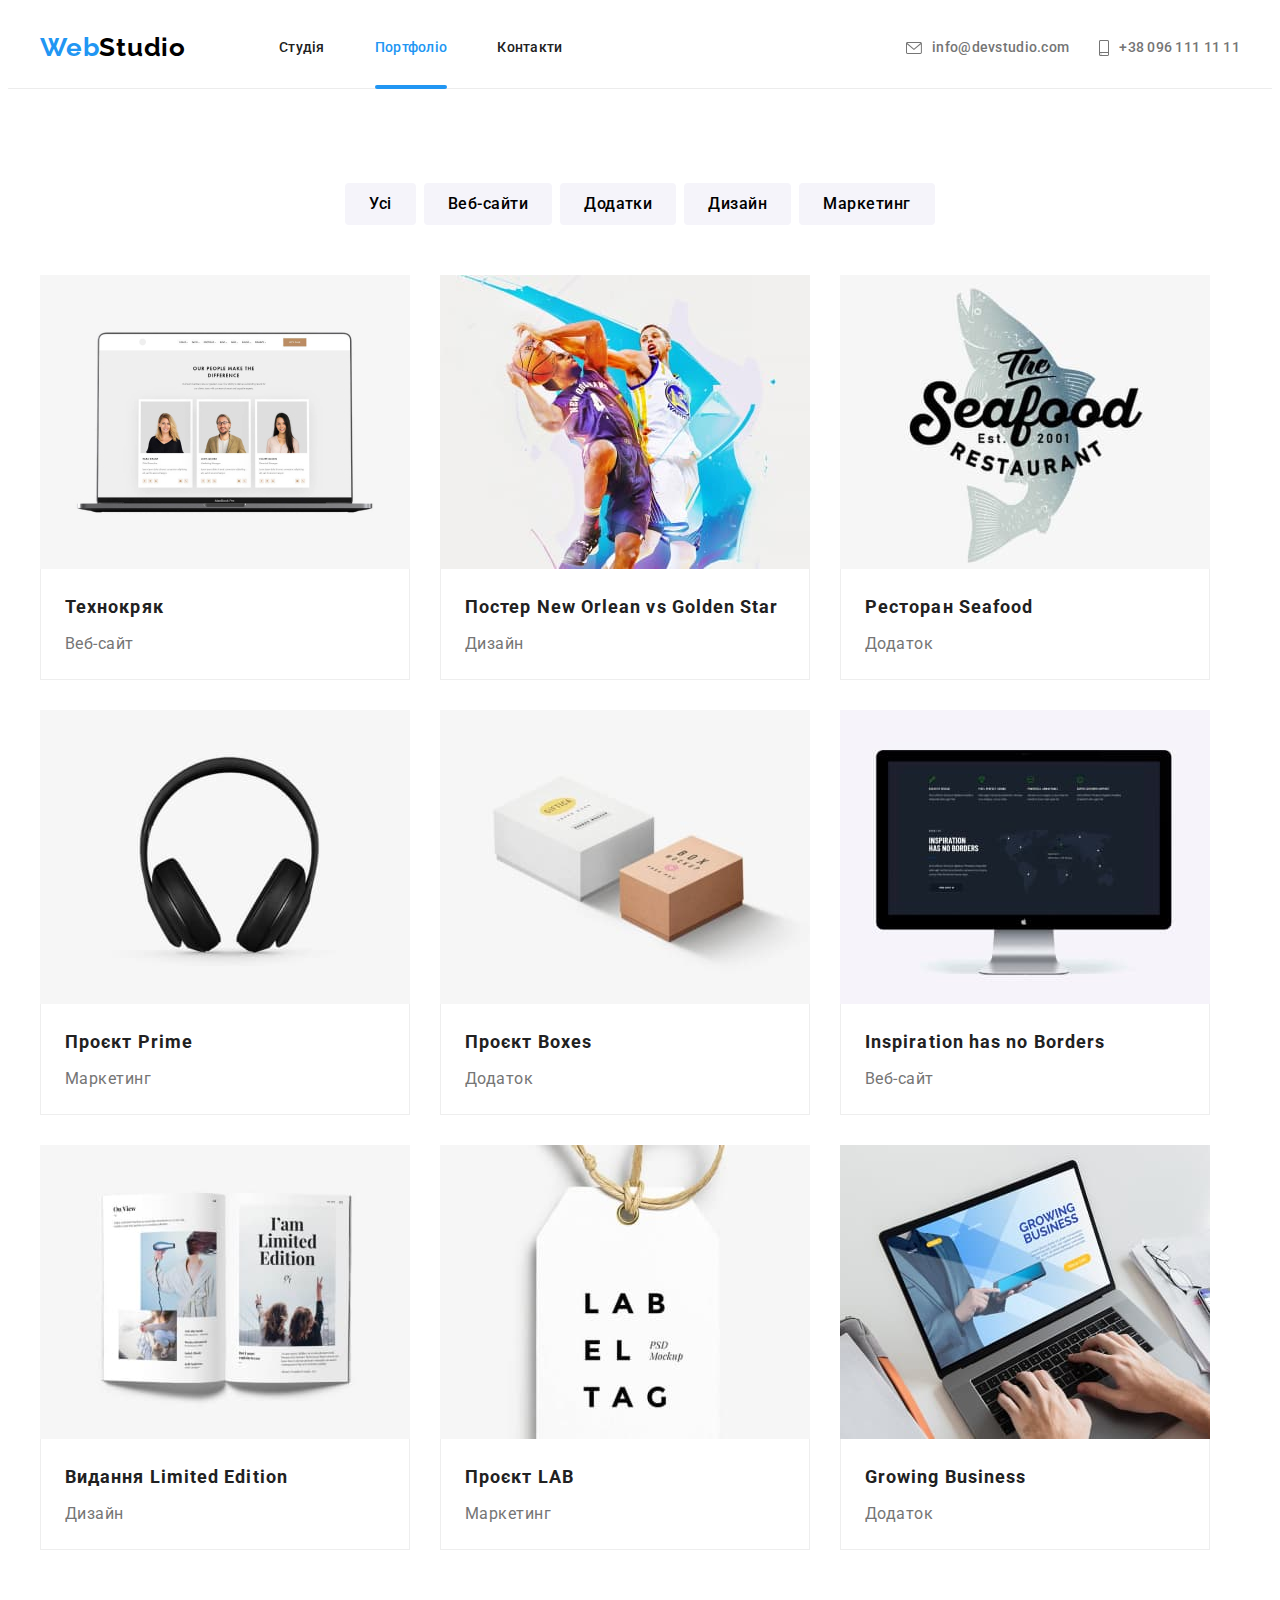
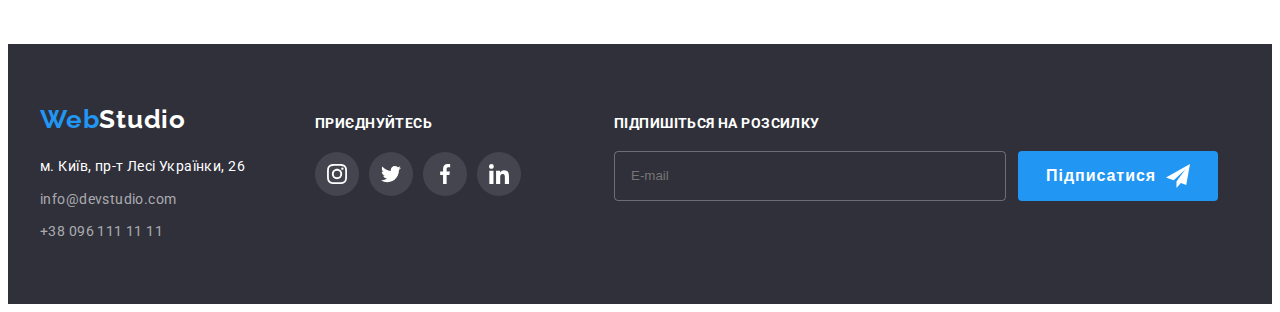
<file: portfolio.html>
<!DOCTYPE html>
<html lang="uk">

<head>
    <meta charset="UTF-8">
    <meta http-equiv="X-UA-Compatible" content="IE=edge">
    <meta name="viewport" content="width=device-width, initial-scale=1.0">
    <title>WebStudio</title>
    <link rel="preconnect" href="https://fonts.googleapis.com">
    <link rel="preconnect" href="https://fonts.gstatic.com" crossorigin>
    <link
        href="https://fonts.googleapis.com/css2?family=Raleway:wght@700&family=Roboto:wght@400;500;700;900&display=swap"
        rel="stylesheet">
    <link rel="stylesheet" href="https://cdnjs.cloudflare.com/ajax/libs/modern-normalize/1.1.0/modern-normalize.min.css"
        integrity="sha512-wpPYUAdjBVSE4KJnH1VR1HeZfpl1ub8YT/NKx4PuQ5NmX2tKuGu6U/JRp5y+Y8XG2tV+wKQpNHVUX03MfMFn9Q=="
        crossorigin="anonymous" referrerpolicy="no-referrer" />
    <link rel="stylesheet" href="./css/main.min.css">
</head>

<body>
    <!-- Navigation_bar -->
    <header class="header">
        <div class="header__container">
            <nav class="main-nav">
                <a class="main-nav__logo" href="/">Web<span class="main-nav__logo--black">Studio</span></a>
                <ul class="main-nav__list">
                    <li><a class="main-nav__link" href="./index.html">Студія</a></li>
                    <li><a class="main-nav__link--current" href="./portfolio.html">Портфоліо</a></li>
                    <li><a class="main-nav__link" href="/">Контакти</a></li>
                </ul>
            </nav>
            <ul class="contacts-list">
                <li>
                    <a class="contacts-list__link" href="mailto:info@devstudio.com">
                        <svg class="contacts-list__icon" width="16" height="12">
                            <use href="./images/icons.svg#envelope"></use>
                        </svg>
                        info@devstudio.com
                    </a>
                </li>
                <li>
                    <a class="contacts-list__link" href="tel:+380961111111">
                        <svg class="contacts-list__icon" width="10" height="16">
                            <use href="./images/icons.svg#smartphone"></use>
                        </svg>
                        +38 096 111 11 11
                    </a>
                </li>
            </ul>
        </div>
    </header>
    <main>
        <section class="portfolio">
            <div class="portfolio__container">
                <h1 class="portfolio__title--visually-hidden">Портфоліо</h1>
                <!-- Portfolio_filters -->
                <ul class="filters">
                    <li><button class="filters__button" type="button">Усі</button></li>
                    <li><button class="filters__button" type="button">Веб-сайти</button></li>
                    <li><button class="filters__button" type="button">Додатки</button></li>
                    <li><button class="filters__button" type="button">Дизайн</button></li>
                    <li><button class="filters__button" type="button">Маркетинг</button></li>
                </ul>
                <!-- Portfolio_items -->
                <ul class="portfolio__list">
                    <li>
                        <a class="portfolio-item" href="/">
                            <div class="portfolio-item__wrapper">
                                <img src="./images/project1.jpg" alt="Технокряк" width="370" height="294">
                                <p class="portfolio-item__overlay">
                                    Ресурс пропонує комплексні пропозиції з різним рівнем функціоналу та сервісів. Все це
                                    дозволить відвідувачу отримати
                                    вичерпні відомості про компанію чи приватну особу.
                                </p>
                            </div>
                            <div class="portfolio-item__description-box">
                                <h2 class="portfolio-item__title">Технокряк</h2>
                                <p class="portfolio-item__descr">Веб-сайт</p>
                            </div>
                        </a>
                    </li>
                    <li>
                        <a class="portfolio-item" href="/">
                            <div class="portfolio-item__wrapper">
                                <img src="./images/project2.jpg" alt="Постер New Orlean vs Golden Star" width="370"
                                    height="294">
                                <p class="portfolio-item__overlay">
                                    Lorem ipsum dolor sit amet consectetur adipisicing elit. Deleniti rerum pariatur
                                    repellendus alias dolore consectetur!
                                </p>
                            </div>
                            <div class="portfolio-item__description-box">
                                <h2 class="portfolio-item__title">Постер New Orlean vs Golden Star</h2>
                                <p class="portfolio-item__descr">Дизайн</p>
                            </div>
                        </a>
                    </li>
                    <li>
                        <a class="portfolio-item" href="/">
                            <div class="portfolio-item__wrapper">
                                <img src="./images/project3.jpg" alt="Ресторан Seafood" width="370" height="294">
                                <p class="portfolio-item__overlay">
                                    Lorem ipsum dolor, sit amet consectetur adipisicing elit. Fugit dolorem vitae sunt
                                    minus, modi asperiores!
                                </p>
                            </div>
                            <div class="portfolio-item__description-box">
                                <h2 class="portfolio-item__title">Ресторан Seafood</h2>
                                <p class="portfolio-item__descr">Додаток</p>
                            </div>
                        </a>
    
                    </li>
                    <li>
                        <a class="portfolio-item" href="/">
                            <div class="portfolio-item__wrapper">
                                <img src="./images/project4.jpg" alt="Проєкт Prime" width="370" height="294">
                                <p class="portfolio-item__overlay">
                                    Lorem ipsum dolor sit amet consectetur, adipisicing elit. Et nostrum atque maxime natus
                                    quibusdam ab!
                                </p>
                            </div>
                            <div class="portfolio-item__description-box">
                                <h2 class="portfolio-item__title">Проєкт Prime</h2>
                                <p class="portfolio-item__descr">Маркетинг</p>
                            </div>
                        </a>
                    </li>
                    <li>
                        <a class="portfolio-item" href="/">
                            <div class="portfolio-item__wrapper">
                                <img src="./images/project5.jpg" alt="Проєкт Boxes" width="370" height="294">
                                <p class="portfolio-item__overlay">
                                    Lorem ipsum dolor sit amet consectetur, adipisicing elit. Perspiciatis soluta velit
                                    accusantium laborum nostrum natus!
                                </p>
                            </div>
                            <div class="portfolio-item__description-box">
                                <h2 class="portfolio-item__title">Проєкт Boxes</h2>
                                <p class="portfolio-item__descr">Додаток</p>
                            </div>
                        </a>
                    </li>
                    <li>
                        <a class="portfolio-item" href="">
                            <div class="portfolio-item__wrapper">
                                <img src="./images/project6.jpg" alt="Inspiration has no Borders" width="370" height="294">
                                <p class="portfolio-item__overlay">
                                    Lorem, ipsum dolor sit amet consectetur adipisicing elit. Sit inventore dignissimos qui,
                                    voluptatem cum iste.
                                </p>
                            </div>
                            <div class="portfolio-item__description-box">
                                <h2 class="portfolio-item__title">Inspiration has no Borders</h2>
                                <p class="portfolio-item__descr">Веб-сайт</p>
                            </div>
                        </a>
                    </li>
                    <li>
                        <a class="portfolio-item" href="/">
                            <div class="portfolio-item__wrapper">
                                <img src="./images/project7.jpg" alt="Видання Limited Edition" width="370" height="294">
                                <p class="portfolio-item__overlay">
                                    Lorem ipsum dolor sit amet consectetur adipisicing elit. At rerum eos corporis nihil
                                    commodi natus.
                                </p>
                            </div>
                            <div class="portfolio-item__description-box">
                                <h2 class="portfolio-item__title">Видання Limited Edition</h2>
                                <p class="portfolio-item__descr">Дизайн</p>
                            </div>
                        </a>
                    </li>
                    <li>
                        <a class="portfolio-item" href="/">
                            <div class="portfolio-item__wrapper">
                                <img src="./images/project8.jpg" alt="Проєкт LAB" width="370" height="294">
                                <p class="portfolio-item__overlay">
                                    Lorem ipsum dolor sit, amet consectetur adipisicing elit. Nihil aliquam voluptate autem
                                    minima minus cupiditate?
                                </p>
                            </div>
                            <div class="portfolio-item__description-box">
                                <h2 class="portfolio-item__title">Проєкт LAB</h2>
                                <p class="portfolio-item__descr">Маркетинг</p>
                            </div>
                        </a>
                    </li>
                    <li>
                        <a class="portfolio-item" href="/">
                            <div class="portfolio-item__wrapper">
                                <img src="./images/project9.jpg" alt="Growing Business" width="370" height="294">
                                <p class="portfolio-item__overlay">
                                    Lorem ipsum dolor sit, amet consectetur adipisicing elit. Recusandae nihil ullam
                                    perspiciatis, illum iste minus.
                                </p>
                            </div>
                            <div class="portfolio-item__description-box">
                                <h2 class="portfolio-item__title">Growing Business</h2>
                                <p class="portfolio-item__descr">Додаток</p>
                            </div>
                        </a>
                    </li>
                </ul>
            </div>
        </section>
    </main>
    <!-- Basement -->
    <footer class="footer">
        <div class="footer__container">
            <div class="address-container">
                <a class="address-container__logo" href="./index.html">Web<span
                        class="address-container__logo--white">Studio</span></a>
                <address class="footer-contacts">
                    <ul class="footer-contacts__list">
                        <li><a class="footer__contact--light" href="https://goo.gl/maps/C3TWV4PwisccWHNz8"
                                target="_blank" rel="noopener norefererr nofollow">м. Київ, пр-т Лесі Українки, 26</a>
                        </li>
                        <li><a class="footer__contact--dark" href="mailto:info@devstudio.com">info@devstudio.com</a>
                        </li>
                        <li><a class="footer__contact--dark" href="tel:+380961111111">+38 096 111 11 11</a></li>
                    </ul>
                </address>
            </div>
            <!-- Invite_block -->
            <div class="invite-container">
                <h3 class="invite-container__title">приєднуйтесь</h3>
                <ul class="invite-container__list">
                    <li>
                        <a class="invite-container__link" href="/">
                            <svg class="invite-container__social-icon" width="20px" height="20px">
                                <use href="./images/icons.svg#instagram"></use>
                            </svg>
                        </a>
                    </li>
                    <li>
                        <a class="invite-container__link" href="/">
                            <svg class="invite-container__social-icon" width="20px" height="20px">
                                <use href="./images/icons.svg#twitter"></use>
                            </svg>
                        </a>
                    </li>
                    <li>
                        <a class="invite-container__link" href="/">
                            <svg class="invite-container__social-icon" width="20px" height="20px">
                                <use href="./images/icons.svg#facebook"></use>
                            </svg>
                        </a>
                    </li>
                    <li>
                        <a class="invite-container__link" href="/">
                            <svg class="invite-container__social-icon" width="20px" height="20px">
                                <use href="./images/icons.svg#linkedin"></use>
                            </svg>
                        </a>
                    </li>
                </ul>
            </div>
            <!-- Mailing_form -->
            <div class="mailing-form">
                <strong class="mailing-form__title">Підпишіться на розсилку</strong>
                <form class="mailing-form__field-wrapper">
                    <input class="mailing-form__field" name="mailing" type="text" placeholder="E-mail">
                    <button type="submit" class="mailing-button">Підписатися
                        <svg class="mailing-button__icon" width="24" height="24">
                            <use href="./images/icons.svg#send-icon"></use>
                        </svg>
                    </button>
                </form>
            </div>
        </div>
    </footer>
</body>

</html>
</file>
<file: css/main.min.css>
:root{--main-color: #FFFFFF;--second-color: #2F303A;--team-section-color: #F5F4FA;--first-logo-color: #2196F3;--second-logo-color: #000000;--main-text-color: #212121;--descriprion-color: #757575;--basement-contakts-color: #FFFFFF99;--button-active-color: #188CE8;--underline-color: #ECECEC;--border-color: #EEEEEE;--overlay-color: rgba(47, 48, 58, 0.4);--social-link-color: #AFB1B8;--basement-social-link-color: rgba(255, 255, 255, 0.1);--face-background: #C4C4C4;--activity-descr-color: rgba(47, 48, 58, 0.8);--modal-background: rgba(0, 0, 0, 0.2);--modal-close-btn: rgba(0, 0, 0, 0.1);--portfolio-overlay-color: rgba(33, 150, 243, 0.9);--transition-function: cubic-bezier(0.4, 0, 0.2, 1);--form-field-border-color: rgba(33, 33, 33, 0.2);--mailing-field-border: rgba(255, 255, 255, 0.3);--mailing-plaseholder-color: rgba(255, 255, 255, 0.6);--submit-button-color: #188CE8}body{background:var(--main-color);font-family:"Roboto",sans-serif;color:var(--main-text-color)}h1,h2,h3,h4,h5,h6,p{margin:0px;padding:0px}img{display:block;width:100%;height:auto}a{text-decoration:none;display:inline-block}ul{list-style:none;padding:0px;margin:0px}.portfolio__title--visually-hidden,.features__title--visually-hidden{position:absolute;width:1px;height:1px;margin:-1px;border:0;padding:0;white-space:nowrap;-webkit-clip-path:inset(50%);clip-path:inset(50%);clip:rect(0 0 0 0);overflow:hidden}.header{border-bottom:solid 1px var(--underline-color)}.header__container{margin:0px auto;max-width:1200px;padding:0px 15px;display:-webkit-box;display:-ms-flexbox;display:flex}@media screen and (max-width: 768px){.header__container{max-width:480px}}@media screen and (min-width: 768px)and (max-width: 1200px){.header__container{-webkit-box-pack:justify;-ms-flex-pack:justify;justify-content:space-between;max-width:768px}}.main-nav{display:-webkit-box;display:-ms-flexbox;display:flex;-webkit-box-align:center;-ms-flex-align:center;align-items:center}@media screen and (max-width: 767px){.main-nav{-webkit-box-orient:horizontal;-webkit-box-direction:reverse;-ms-flex-direction:row-reverse;flex-direction:row-reverse;width:100%;-webkit-box-pack:justify;-ms-flex-pack:justify;justify-content:space-between}}@media screen and (min-width: 1200px){.main-nav{margin-right:auto}}.main-nav__logo{color:var(--first-logo-color);font-family:"Raleway",sans-serif;font-weight:700;font-size:26px;line-height:1.19;letter-spacing:.03em;padding:24px 0px 25px 0px}@media screen and (min-width: 1200px){.main-nav__logo{margin-right:93px}}@media screen and (max-width: 1200px){.main-nav__logo{font-size:24px;line-height:1.16;padding:16px 0px}}@media screen and (min-width: 768px)and (max-width: 1200px){.main-nav__logo{padding:26px 0px}}.main-nav__list{gap:50px;display:none}@media screen and (min-width: 768px){.main-nav__list{display:-webkit-box;display:-ms-flexbox;display:flex}}.main-nav__link{color:inherit;padding:32px 0px;position:relative;-webkit-transition:color 250ms var(--transition-function);transition:color 250ms var(--transition-function);font-weight:500;font-size:14px;line-height:1.14;letter-spacing:.02em}.menu-button{display:-webkit-box;display:-ms-flexbox;display:flex;background-color:rgba(0,0,0,0);border-color:rgba(0,0,0,0)}@media screen and (min-width: 768px){.menu-button{display:none}}.main-nav__logo--black{color:var(--second-logo-color)}.main-nav__link:hover{color:var(--first-logo-color)}.main-nav__link:focus{color:var(--first-logo-color)}.main-nav__link--current{color:var(--first-logo-color);padding:32px 0px;position:relative;font-weight:500;font-size:14px;line-height:1.14;letter-spacing:.02em}.main-nav__link--current::after{content:"";position:relative;display:block;width:100%;height:4px;background-color:var(--first-logo-color);border-radius:2px;position:absolute;bottom:-1px}.contacts-list{display:none;-webkit-box-align:center;-ms-flex-align:center;align-items:center;gap:30px}@media screen and (min-width: 768px){.contacts-list{display:-webkit-box;display:-ms-flexbox;display:flex}}@media screen and (min-width: 768px)and (max-width: 1200px){.contacts-list{-webkit-box-orient:vertical;-webkit-box-direction:normal;-ms-flex-direction:column;flex-direction:column;gap:10px;padding:19px 0px;-webkit-box-align:start;-ms-flex-align:start;align-items:flex-start}}.contacts-list__icon{fill:currentColor}@media screen and (max-width: 1200px){.contacts-list__icon{scale:.9}}.contacts-list__link{font-weight:500;font-size:12px;line-height:1.16;letter-spacing:.02em;color:var(--descriprion-color);padding:32px 0px;display:-webkit-box;display:-ms-flexbox;display:flex;-webkit-box-align:center;-ms-flex-align:center;align-items:center;-webkit-transition:color 250ms var(--transition-function);transition:color 250ms var(--transition-function);gap:8px}@media screen and (min-width: 1200px){.contacts-list__link{font-size:14px;line-height:1.14;gap:10px}}@media screen and (min-width: 768px)and (max-width: 1200px){.contacts-list__link{padding:0px}}.contacts-list__link:hover{color:var(--first-logo-color)}.contacts-list__link:focus{color:var(--first-logo-color)}.hero{background-color:var(--face-background);color:var(--main-color);text-align:center;background-repeat:no-repeat;background-position:center;background-size:cover;max-width:1600px;margin-left:auto;margin-right:auto;background-image:-webkit-gradient(linear, left top, left bottom, from(var(--overlay-color)), to(var(--overlay-color))),url(../images/mobile/header-img.jpg);background-image:linear-gradient(var(--overlay-color), var(--overlay-color)),url(../images/mobile/header-img.jpg)}@media screen and (min-device-pixel-ratio: 2),screen and (-webkit-min-device-pixel-ratio: 2),screen and (min-resolution: 192dpi),screen and (min-resolution: 2dppx){.hero{background-image:-webkit-gradient(linear, left top, left bottom, from(var(--overlay-color)), to(var(--overlay-color))),url(../images/mobile/header-img@2x.jpg);background-image:linear-gradient(var(--overlay-color), var(--overlay-color)),url(../images/mobile/header-img@2x.jpg)}}@media screen and (min-width: 768px){.hero{background-image:-webkit-gradient(linear, left top, left bottom, from(var(--overlay-color)), to(var(--overlay-color))),url(../images/tablet/header-img.jpg);background-image:linear-gradient(var(--overlay-color), var(--overlay-color)),url(../images/tablet/header-img.jpg)}}@media screen and (min-width: 768px)and (min-device-pixel-ratio: 2),screen and (min-width: 768px)and (-webkit-min-device-pixel-ratio: 2),screen and (min-width: 768px)and (min-resolution: 192dpi),screen and (min-width: 768px)and (min-resolution: 2dppx){.hero{background-image:-webkit-gradient(linear, left top, left bottom, from(var(--overlay-color)), to(var(--overlay-color))),url(../images/tablet/header-img@2x.jpg);background-image:linear-gradient(var(--overlay-color), var(--overlay-color)),url(../images/tablet/header-img@2x.jpg)}}@media screen and (min-width: 1200px){.hero{background-image:-webkit-gradient(linear, left top, left bottom, from(var(--overlay-color)), to(var(--overlay-color))),url(../images/header-img.jpg);background-image:linear-gradient(var(--overlay-color), var(--overlay-color)),url(../images/header-img.jpg)}}@media screen and (min-width: 1200px)and (min-device-pixel-ratio: 2),screen and (min-width: 1200px)and (-webkit-min-device-pixel-ratio: 2),screen and (min-width: 1200px)and (min-resolution: 192dpi),screen and (min-width: 1200px)and (min-resolution: 2dppx){.hero{background-image:-webkit-gradient(linear, left top, left bottom, from(var(--overlay-color)), to(var(--overlay-color))),url(../images/header-img@2x.jpg);background-image:linear-gradient(var(--overlay-color), var(--overlay-color)),url(../images/header-img@2x.jpg)}}.hero__container{margin:0px auto;max-width:1200px;padding:118px 15px}@media screen and (min-width: 1200px){.hero__container{padding:200px 15px}}.hero__title{font-weight:900;font-size:26px;line-height:1.6;text-align:center;letter-spacing:.06em;text-transform:uppercase;margin:0px auto 30px;max-width:360px}@media screen and (min-width: 1200px){.hero__title{font-size:44px;line-height:1.36;max-width:700px}}.order-button{cursor:pointer;background:var(--first-logo-color);border-color:rgba(0,0,0,0);border-radius:4px;color:inherit;font-family:inherit;font-weight:700;font-size:16px;line-height:1.87;letter-spacing:.06em;padding:8px 22px;-webkit-transition:background 250ms var(--transition-function),-webkit-box-shadow 250ms var(--transition-function);transition:background 250ms var(--transition-function),-webkit-box-shadow 250ms var(--transition-function);transition:background 250ms var(--transition-function),box-shadow 250ms var(--transition-function);transition:background 250ms var(--transition-function),box-shadow 250ms var(--transition-function),-webkit-box-shadow 250ms var(--transition-function)}.order-button:hover{background:var(--button-active-color);-webkit-box-shadow:0px 4px 4px rgba(0,0,0,.15);box-shadow:0px 4px 4px rgba(0,0,0,.15)}.order-button:focus{background:var(--button-active-color);-webkit-box-shadow:0px 4px 4px rgba(0,0,0,.15);box-shadow:0px 4px 4px rgba(0,0,0,.15)}@media screen and (min-width: 1200px){.order-button{padding:8px 30px}}.features{padding:60px 0px}@media screen and (min-width: 1200px){.features{padding:94px 0px}}.features__container{margin-left:auto;margin-right:auto;padding:0px 15px;width:-webkit-fit-content;width:-moz-fit-content;width:fit-content}@media screen and (min-width: 768px){.features__list{width:738px;display:-webkit-box;display:-ms-flexbox;display:flex;-ms-flex-wrap:wrap;flex-wrap:wrap;gap:30px}}@media screen and (min-width: 1200px){.features__list{-ms-flex-wrap:nowrap;flex-wrap:nowrap;width:1200px}}.feature{width:auto;max-width:450px}@media screen and (max-width: 768px){.feature:not(:last-child){margin-bottom:30px}}@media screen and (min-width: 768px){.feature{max-width:354px;margin-bottom:0px}}@media screen and (min-width: 1200px){.feature{-ms-flex-preferred-size:25%;flex-basis:25%}}.feature__icon-container{height:120px;background-color:var(--team-section-color);display:-webkit-box;display:-ms-flexbox;display:flex;-webkit-box-align:center;-ms-flex-align:center;align-items:center;-webkit-box-pack:center;-ms-flex-pack:center;justify-content:center;margin-bottom:30px;border-radius:4px}.feature__icon{width:70px;height:70px;background-color:var(--team-section-color)}.feature__title{font-weight:700;font-size:14px;line-height:1.14;letter-spacing:.03em;text-transform:uppercase;margin-bottom:10px}@media screen and (max-width: 768px){.feature__title{text-align:center}}.feature__descr{color:var(--descriprion-color);font-size:14px;line-height:1.71;letter-spacing:.03em}.activities{padding-bottom:94px}@media screen and (max-width: 1200px){.activities{display:none}}.activities__container{margin:0px auto;width:1200px;padding:0px 15px}.activities__title{font-weight:700;font-size:36px;line-height:1.16;text-align:center;letter-spacing:.03em;margin-bottom:50px}.activities__list{display:-webkit-box;display:-ms-flexbox;display:flex;gap:30px}.activity{position:relative}.activity__descr{position:absolute;bottom:0px;padding:27px 0px;width:100%;background-color:var(--activity-descr-color);color:var(--main-color);font-weight:700;font-size:14px;line-height:1.14;text-align:center;letter-spacing:.03em;text-transform:uppercase}.team-section{background:var(--team-section-color);padding:60px 0px}@media screen and (min-width: 1200px){.team-section{padding:94px 0px}}.team-section__container{margin:0px auto;padding:0px 15px;max-width:768px}@media screen and (min-width: 1200px){.team-section__container{max-width:1200px}}.team-section__title{font-weight:700;text-align:center;letter-spacing:.03em;font-size:28px;line-height:1.17;margin-bottom:30px}@media screen and (min-width: 1200px){.team-section__title{font-size:36px;line-height:1.16;margin-bottom:50px}}.team-section__workers-list{display:-webkit-box;display:-ms-flexbox;display:flex;-webkit-box-orient:vertical;-webkit-box-direction:normal;-ms-flex-direction:column;flex-direction:column;gap:30px;-webkit-box-align:center;-ms-flex-align:center;align-items:center}@media screen and (min-width: 768px){.team-section__workers-list{-webkit-box-orient:horizontal;-webkit-box-direction:normal;-ms-flex-direction:row;flex-direction:row;-ms-flex-wrap:wrap;flex-wrap:wrap;-webkit-box-pack:center;-ms-flex-pack:center;justify-content:center}}@media screen and (min-width: 1200px){.team-section__workers-list{-ms-flex-wrap:nowrap;flex-wrap:nowrap}}.employee{background-color:var(--main-color);width:-webkit-fit-content;width:-moz-fit-content;width:fit-content}.employee__photo{max-width:450px}@media screen and (min-width: 768px){.employee__photo{max-width:354px}}@media screen and (min-width: 1200px){.employee__photo{max-width:270px}}.employee__description{padding:30px 0px 24px 0px;border-radius:0px 0px 4px 4px;-webkit-box-shadow:0px 1px 3px rgba(0,0,0,.12),0px 1px 1px rgba(0,0,0,.14),0px 2px 1px rgba(0,0,0,.2);box-shadow:0px 1px 3px rgba(0,0,0,.12),0px 1px 1px rgba(0,0,0,.14),0px 2px 1px rgba(0,0,0,.2)}.employee__title{font-weight:500;font-size:16px;line-height:1.18;text-align:center;letter-spacing:.03em;margin-bottom:10px}.employee__position{color:var(--descriprion-color);font-size:16px;line-height:1.18;text-align:center;letter-spacing:.03em;margin-bottom:16px}.employee__social-links{display:-webkit-box;display:-ms-flexbox;display:flex;gap:10px;-webkit-box-pack:center;-ms-flex-pack:center;justify-content:center}.employee__social-link{display:-webkit-box;display:-ms-flexbox;display:flex;width:44px;height:44px;-webkit-box-align:center;-ms-flex-align:center;align-items:center;border-radius:50%;-webkit-box-pack:center;-ms-flex-pack:center;justify-content:center;-webkit-transition:background-color 250ms var(--transition-function);transition:background-color 250ms var(--transition-function)}.employee__social-icon{fill:var(--social-link-color);-webkit-transition:fill 250ms var(--transition-function);transition:fill 250ms var(--transition-function)}.employee__social-link:hover{background-color:var(--first-logo-color)}.employee__social-link:focus{background-color:var(--first-logo-color)}.employee__social-link:hover,.employee__social-link:focus{background-color:var(--first-logo-color)}.employee__social-link:hover .employee__social-icon{fill:var(--main-color)}.employee__social-link:focus .employee__social-icon{fill:var(--main-color)}.clients{padding:60px 0px}@media screen and (min-width: 1200px){.clients{padding:94px 0px}}.clients__container{margin:0px auto;padding:0px 15px;max-width:1200px}.clients__title{font-weight:700;font-size:28px;line-height:1.16;text-align:center;letter-spacing:.03em;margin-bottom:30px}@media screen and (min-width: 1200px){.clients__title{margin-bottom:50px;font-size:36px}}.clients__list{text-decoration:none;display:-webkit-box;display:-ms-flexbox;display:flex;-ms-flex-wrap:wrap;flex-wrap:wrap;gap:30px;max-width:1200px}@media screen and (min-width: 1200px){.clients__list{-ms-flex-wrap:nowrap;flex-wrap:nowrap}}.clients__item{width:calc((100% - 30px)/2)}@media screen and (min-width: 768px){.clients__item{width:calc((100% - 60px)/3)}}.link-client{width:100%;height:92px;border:solid 1px var(--social-link-color);border-radius:4px;-webkit-box-align:center;-ms-flex-align:center;align-items:center;-webkit-box-pack:center;-ms-flex-pack:center;justify-content:center;display:-webkit-box;display:-ms-flexbox;display:flex;-webkit-transition:border-color 250ms var(--transition-function);transition:border-color 250ms var(--transition-function)}.link-client__logo{fill:var(--social-link-color);-webkit-transition:fill 250ms var(--transition-function);transition:fill 250ms var(--transition-function)}.link-client:hover{border-color:var(--first-logo-color)}.link-client:hover .link-client__logo{fill:var(--first-logo-color)}.link-client:focus{border-color:var(--first-logo-color)}.link-client:focus .link-client__logo{fill:var(--first-logo-color)}.footer{background:var(--second-color);padding:60px 0px}.footer__container{margin:0px auto;max-width:1200px;padding:0px 15px;display:block;-webkit-box-align:baseline;-ms-flex-align:baseline;align-items:baseline}@media screen and (min-width: 768px){.footer__container{display:-webkit-box;display:-ms-flexbox;display:flex;-ms-flex-wrap:wrap;flex-wrap:wrap}}@media screen and (min-width: 768px)and (max-width: 1200px){.footer__container{-webkit-box-pack:center;-ms-flex-pack:center;justify-content:center}}.address-container{display:-webkit-box;display:-ms-flexbox;display:flex;-webkit-box-orient:vertical;-webkit-box-direction:normal;-ms-flex-direction:column;flex-direction:column;-webkit-box-align:center;-ms-flex-align:center;align-items:center}@media screen and (max-width: 767px){.address-container{margin-bottom:60px}}@media screen and (min-width: 768px)and (max-width: 1200px){.address-container{margin-right:165px}}@media screen and (min-width: 1200px){.address-container{display:block;margin-right:70px}}.address-container__logo{color:var(--first-logo-color);font-family:"Raleway",sans-serif;font-weight:700;font-size:24px;line-height:1.17;letter-spacing:.03em;margin-bottom:20px}@media screen and (min-width: 1200px){.address-container__logo{font-size:26px;line-height:1.19}}.address-container__logo--white{color:var(--main-color)}.footer-contacts{font-style:inherit;font-size:14px;line-height:1.71;letter-spacing:.03em}.footer-contacts__list{display:-webkit-box;display:-ms-flexbox;display:flex;-webkit-box-orient:vertical;-webkit-box-direction:normal;-ms-flex-direction:column;flex-direction:column;gap:9px}@media screen and (max-width: 1200px){.footer-contacts__list{-webkit-box-align:center;-ms-flex-align:center;align-items:center;gap:8px}}.footer__contact--light{color:var(--main-color);-webkit-transition:color 250ms var(--transition-function);transition:color 250ms var(--transition-function)}.footer__contact--dark{color:var(--basement-contakts-color);-webkit-transition:color 250ms var(--transition-function);transition:color 250ms var(--transition-function)}.footer__contact--light:hover,.footer__contact--light:focus,.footer__contact--dark:hover,.footer__contact--dark:focus{color:var(--first-logo-color)}.invite-container{display:-webkit-box;display:-ms-flexbox;display:flex;-webkit-box-orient:vertical;-webkit-box-direction:normal;-ms-flex-direction:column;flex-direction:column;-webkit-box-align:center;-ms-flex-align:center;align-items:center}@media screen and (max-width: 768px){.invite-container{margin-bottom:60px}}@media screen and (min-width: 1200px){.invite-container{display:block;margin-right:93px}}.invite-container__title{font-weight:700;font-size:14px;line-height:1.14;letter-spacing:.03em;text-transform:uppercase;color:var(--main-color);margin-bottom:20px}.invite-container__list{display:-webkit-box;display:-ms-flexbox;display:flex;gap:10px}.invite-container__link{display:-webkit-box;display:-ms-flexbox;display:flex;width:44px;height:44px;-webkit-box-align:center;-ms-flex-align:center;align-items:center;border-radius:50%;-webkit-box-pack:center;-ms-flex-pack:center;justify-content:center;background:var(--basement-social-link-color)}.invite-container__social-icon{fill:var(--main-color)}.invite-container__link:hover,.invite-container__link:focus{background-color:var(--first-logo-color);-webkit-transition:background-color 250ms var(--transition-function);transition:background-color 250ms var(--transition-function)}@media screen and (min-width: 768px)and (max-width: 1200px){.mailing-form{margin:60px 150px 0px}}.mailing-form__title{display:block;font-weight:700;font-size:14px;line-height:16px;letter-spacing:.03em;text-transform:uppercase;color:var(--main-color);margin-bottom:20px}@media screen and (max-width: 1200px){.mailing-form__title{text-align:center}}.mailing-form__field-wrapper{position:relative;display:-webkit-box;display:-ms-flexbox;display:flex}@media screen and (max-width: 1200px){.mailing-form__field-wrapper{-webkit-box-orient:vertical;-webkit-box-direction:normal;-ms-flex-direction:column;flex-direction:column;-webkit-box-align:center;-ms-flex-align:center;align-items:center;gap:20px}}.mailing-form__field{border:solid 1px var(--mailing-field-border);background-color:rgba(0,0,0,0);border-radius:4px;padding:15px 16px;width:358px;outline:rgba(0,0,0,0);margin-right:12px;color:var(--main-color)}@media screen and (max-width: 768px){.mailing-form__field{width:100%;max-width:450px;margin-right:0px}}.mailing-field::-webkit-input-placeholder{color:var(--mailing-plaseholder-color)}.mailing-field::-moz-placeholder{color:var(--mailing-plaseholder-color)}.mailing-field:-ms-input-placeholder{color:var(--mailing-plaseholder-color)}.mailing-field::-ms-input-placeholder{color:var(--mailing-plaseholder-color)}.mailing-field::placeholder{color:var(--mailing-plaseholder-color)}.mailing-button{display:-webkit-box;display:-ms-flexbox;display:flex;-webkit-box-pack:justify;-ms-flex-pack:justify;justify-content:space-between;-webkit-box-align:center;-ms-flex-align:center;align-items:center;border:0px;width:200px;background-color:var(--first-logo-color);border-color:rgba(0,0,0,0);border-radius:4px;padding:10px 28px;color:var(--main-color);font-weight:700;font-size:16px;line-height:30px;letter-spacing:.06em;cursor:pointer}.mailing-button__icon{fill:var(--main-color)}.backdrop{position:fixed;top:0;left:0;width:100%;height:100%;background-color:var(--modal-background);-webkit-filter:blur(0px);filter:blur(0px);-webkit-transition:opacity 250ms var(--transition-function),visibility 250ms var(--transition-function);transition:opacity 250ms var(--transition-function),visibility 250ms var(--transition-function)}.backdrop.is-hidden{opacity:0;visibility:hidden;pointer-events:none}.modal{position:absolute;top:93px;left:50%;-webkit-transform:translate(-50%, 0);transform:translate(-50%, 0);background-color:var(--main-color);width:100%;max-width:450px;height:-webkit-fit-content;height:-moz-fit-content;height:fit-content;border-radius:4px;-webkit-box-shadow:0px 1px 3px rgba(0,0,0,.12),0px 1px 1px rgba(0,0,0,.14),0px 2px 1px rgba(0,0,0,.2);box-shadow:0px 1px 3px rgba(0,0,0,.12),0px 1px 1px rgba(0,0,0,.14),0px 2px 1px rgba(0,0,0,.2);scale:100%;-webkit-transition:-webkit-transform 250ms var(--transition-function);transition:-webkit-transform 250ms var(--transition-function);transition:transform 250ms var(--transition-function);transition:transform 250ms var(--transition-function), -webkit-transform 250ms var(--transition-function);padding:40px}@media screen and (min-width: 1200px){.modal{top:208px;width:528px}}.modal_title{font-weight:700;font-size:20px;line-height:1.15;text-align:center;letter-spacing:.03em;margin-bottom:12px;display:block}.backdrop.backdrop.is-hidden .modal{-webkit-transform:translate(-50%, 20%);transform:translate(-50%, 20%)}.close-btn{display:-webkit-box;display:-ms-flexbox;display:flex;-webkit-box-pack:center;-ms-flex-pack:center;justify-content:center;-webkit-box-align:center;-ms-flex-align:center;align-items:center;position:absolute;width:30px;height:30px;cursor:pointer;background-color:rgba(0,0,0,0);border:1px solid var(--modal-close-btn);border-radius:50%;padding:0px;top:8px;right:8px}.close-btn_icon{fill:var(--second-logo-color);-webkit-transition:fill 250ms var(--transition-function);transition:fill 250ms var(--transition-function)}.close-btn:hover .close-btn_icon{fill:var(--first-logo-color)}.close-btn:focus .close-btn_icon{fill:var(--first-logo-color)}.form_wrapper{position:relative}.form_list{margin-bottom:20px}.form_item{margin-bottom:10px}.form_icon{position:absolute;top:50%;left:12px;-webkit-transform:translateY(-50%);transform:translateY(-50%);-webkit-transition:fill 250ms var(--transition-function);transition:fill 250ms var(--transition-function)}.form_field{outline:rgba(0,0,0,0);width:100%;padding:11px 12px 11px 42px;border-radius:4px;border:solid 1px;border-color:var(--form-field-border-color);-webkit-transition:border-color 250ms var(--transition-function);transition:border-color 250ms var(--transition-function);font-size:14px}.form_field:focus{border-color:var(--first-logo-color)}.form_field:focus+.form_icon{fill:var(--first-logo-color)}.comment-field{display:block;padding:11px 16px;resize:none;width:100%;height:120px}.form_label{display:block;font-weight:400;font-size:12px;line-height:1.16;letter-spacing:.01em;margin-bottom:4px;color:var(--descriprion-color)}.form_checkbox-wrapper{display:-webkit-box;display:-ms-flexbox;display:flex;-webkit-box-orient:vertical;-webkit-box-direction:normal;-ms-flex-direction:column;flex-direction:column;-webkit-box-align:center;-ms-flex-align:center;align-items:center}.form_checkbox_label{margin-bottom:30px;display:-webkit-box;display:-ms-flexbox;display:flex;-webkit-box-align:center;-ms-flex-align:center;align-items:center}.form_checkbox{-webkit-appearance:none;-moz-appearance:none;appearance:none}.form_checkbox-icon{margin-right:8px;cursor:pointer}.form_checkbox-icon .form_checkbox--uncheck{opacity:1;-webkit-transition:opacity 250ms var(--transition-function);transition:opacity 250ms var(--transition-function)}.form_checkbox:checked+.form_checkbox-icon .form_checkbox--uncheck{opacity:0}.form_checkbox-icon .form_checkbox--check{opacity:0;-webkit-transition:opacity 250ms var(--transition-function);transition:opacity 250ms var(--transition-function)}.form_checkbox:checked+.form_checkbox-icon .form_checkbox--check{opacity:1}.form_checkbox-descr{font-weight:400;font-size:12px;line-height:1.16;letter-spacing:.03em;color:var(--descriprion-color);-webkit-user-select:none;-moz-user-select:none;-ms-user-select:none;user-select:none}@media screen and (min-width: 1200px){.form_checkbox-descr{font-size:14px;line-height:1.7}}.form_terms-link{color:var(--first-logo-color)}.submit-button{padding:10px 52px;color:var(--main-color);background-color:var(--submit-button-color);border:none;border-radius:4px;-webkit-transition:-webkit-box-shadow 250ms var(--transition-function);transition:-webkit-box-shadow 250ms var(--transition-function);transition:box-shadow 250ms var(--transition-function);transition:box-shadow 250ms var(--transition-function), -webkit-box-shadow 250ms var(--transition-function);font-weight:700;font-size:16px;line-height:1.87;letter-spacing:.06em}.submit-button:hover,.submit-button:focus{-webkit-box-shadow:0px 4px 4px rgba(0,0,0,.15);box-shadow:0px 4px 4px rgba(0,0,0,.15)}.portfolio{padding:94px 0px}.portfolio__container{margin:0px auto;width:1200px;padding:0px 15px}.filters{display:-webkit-box;display:-ms-flexbox;display:flex;-webkit-box-pack:center;-ms-flex-pack:center;justify-content:center;margin-bottom:50px;gap:8px}.filters__button{cursor:pointer;background:var(--team-section-color);font-family:inherit;font-weight:500;font-size:16px;line-height:1.62;text-align:center;letter-spacing:.03em;border-color:rgba(0,0,0,0);border-radius:4px;padding:6px 22px;-webkit-transition:background 250ms var(--transition-function),color 250ms var(--transition-function),-webkit-box-shadow 250ms var(--transition-function);transition:background 250ms var(--transition-function),color 250ms var(--transition-function),-webkit-box-shadow 250ms var(--transition-function);transition:background 250ms var(--transition-function),box-shadow 250ms var(--transition-function),color 250ms var(--transition-function);transition:background 250ms var(--transition-function),box-shadow 250ms var(--transition-function),color 250ms var(--transition-function),-webkit-box-shadow 250ms var(--transition-function)}.filters__button:focus{background:var(--first-logo-color);color:var(--main-color);-webkit-box-shadow:0px 3px 1px rgba(0,0,0,.1),0px 1px 2px rgba(0,0,0,.08),0px 2px 2px rgba(0,0,0,.12);box-shadow:0px 3px 1px rgba(0,0,0,.1),0px 1px 2px rgba(0,0,0,.08),0px 2px 2px rgba(0,0,0,.12)}.filters__button:hover{background:var(--first-logo-color);color:var(--main-color);-webkit-box-shadow:0px 3px 1px rgba(0,0,0,.1),0px 1px 2px rgba(0,0,0,.08),0px 2px 2px rgba(0,0,0,.12);box-shadow:0px 3px 1px rgba(0,0,0,.1),0px 1px 2px rgba(0,0,0,.08),0px 2px 2px rgba(0,0,0,.12)}.portfolio__list{display:-webkit-box;display:-ms-flexbox;display:flex;-ms-flex-wrap:wrap;flex-wrap:wrap;gap:30px}.portfolio-item{-webkit-transition:-webkit-box-shadow 250ms var(--transition-function);transition:-webkit-box-shadow 250ms var(--transition-function);transition:box-shadow 250ms var(--transition-function);transition:box-shadow 250ms var(--transition-function), -webkit-box-shadow 250ms var(--transition-function)}.portfolio-item:hover{-webkit-box-shadow:0px 1px 1px rgba(0,0,0,.12),0px 4px 4px rgba(0,0,0,.06),1px 4px 6px rgba(0,0,0,.16);box-shadow:0px 1px 1px rgba(0,0,0,.12),0px 4px 4px rgba(0,0,0,.06),1px 4px 6px rgba(0,0,0,.16)}.portfolio-item:focus{-webkit-box-shadow:0px 1px 1px rgba(0,0,0,.12),0px 4px 4px rgba(0,0,0,.06),1px 4px 6px rgba(0,0,0,.16);box-shadow:0px 1px 1px rgba(0,0,0,.12),0px 4px 4px rgba(0,0,0,.06),1px 4px 6px rgba(0,0,0,.16)}.portfolio-item__description-box{padding:20px 24px;border-right:solid 1px var(--border-color);border-bottom:solid 1px var(--border-color);border-left:solid 1px var(--border-color)}.portfolio-item__title{color:var(--main-text-color);font-weight:700;font-size:18px;line-height:2;letter-spacing:.06em;margin-bottom:4px}.portfolio-item__descr{color:var(--descriprion-color);font-size:16px;line-height:1.87;letter-spacing:.03em}.portfolio-item__wrapper{position:relative;overflow:hidden}.portfolio-item__overlay{position:absolute;height:100%;width:100%;background-color:var(--portfolio-overlay-color);padding:63px 24px;color:var(--main-color);font-weight:400;font-size:18px;line-height:28px;letter-spacing:.03em;-webkit-transition:-webkit-transform 250ms var(--transition-function);transition:-webkit-transform 250ms var(--transition-function);transition:transform 250ms var(--transition-function);transition:transform 250ms var(--transition-function), -webkit-transform 250ms var(--transition-function)}.portfolio-item:hover .portfolio-item__overlay{-webkit-transform:translateY(-100%);transform:translateY(-100%)}.portfolio-item:focus .portfolio-item__overlay{-webkit-transform:translateY(-100%);transform:translateY(-100%)}.menu-toggle{min-height:40px;min-width:40px;display:-webkit-box;display:-ms-flexbox;display:flex;-webkit-box-align:center;-ms-flex-align:center;align-items:center;-webkit-box-pack:center;-ms-flex-pack:center;justify-content:center;margin:0;padding:0;background-color:rgba(0,0,0,0);cursor:pointer;border:none;border-radius:50%;outline:none}@media(min-width: 768px){.menu-toggle{display:none}}.menu-toggle:hover,.menu-toggle:focus{background-color:rgba(0,0,0,.1)}.menu-toggle:hover .menu-icon,.menu-toggle:focus .menu-icon{fill:var(--first-logo-color)}.menu-container{position:fixed;top:0;left:0;width:100vw;height:100vh;padding:48px 40px;background-color:var(--main-color);z-index:999;-webkit-transform:translateX(100%);transform:translateX(100%);-webkit-transition:-webkit-transform 250ms ease-in-out;transition:-webkit-transform 250ms ease-in-out;transition:transform 250ms ease-in-out;transition:transform 250ms ease-in-out, -webkit-transform 250ms ease-in-out;display:-webkit-box;display:-ms-flexbox;display:flex;-webkit-box-orient:vertical;-webkit-box-direction:normal;-ms-flex-direction:column;flex-direction:column}.menu-container.is-open{-webkit-transform:translateX(0);transform:translateX(0)}.menu-container .menu-toggle{position:absolute;top:16px;right:16px;color:#fff}.mobile-menu{display:-webkit-box;display:-ms-flexbox;display:flex;-webkit-box-orient:vertical;-webkit-box-direction:normal;-ms-flex-direction:column;flex-direction:column;gap:32px;margin-bottom:auto}.mobile-menu__link,.mobile-menu__link--current{color:var(--main-text-color);font-weight:500;font-size:40px;line-height:47px}.mobile-menu__link:hover,.mobile-menu__link--current:hover,.mobile-menu__link:focus,.mobile-menu__link--current:focus{color:var(--first-logo-color)}.mobile-menu__link--current{color:var(--first-logo-color)}.mobile-menu__tel{font-weight:500;font-size:34px;line-height:1.17;letter-spacing:.02em;color:var(--first-logo-color);margin-bottom:32px}.mobile-menu__mail{font-weight:500;font-size:24px;line-height:28px;letter-spacing:.02em;color:var(--descriprion-color);margin-bottom:64px}.mobile-menu__social-links{width:-webkit-fit-content;width:-moz-fit-content;width:fit-content;display:-webkit-inline-box;display:-ms-inline-flexbox;display:inline-flex;gap:9px;-ms-flex-wrap:wrap;flex-wrap:wrap}.mobile-menu__social-item{font-weight:500;font-size:18px;line-height:1.2;letter-spacing:.02em;color:var(--first-logo-color)}.mobile-menu__social-item:not(:last-child){padding-right:10px;border-right:solid 1px var(--descriprion-color)}/*# sourceMappingURL=main.min.css.map */
</file>
